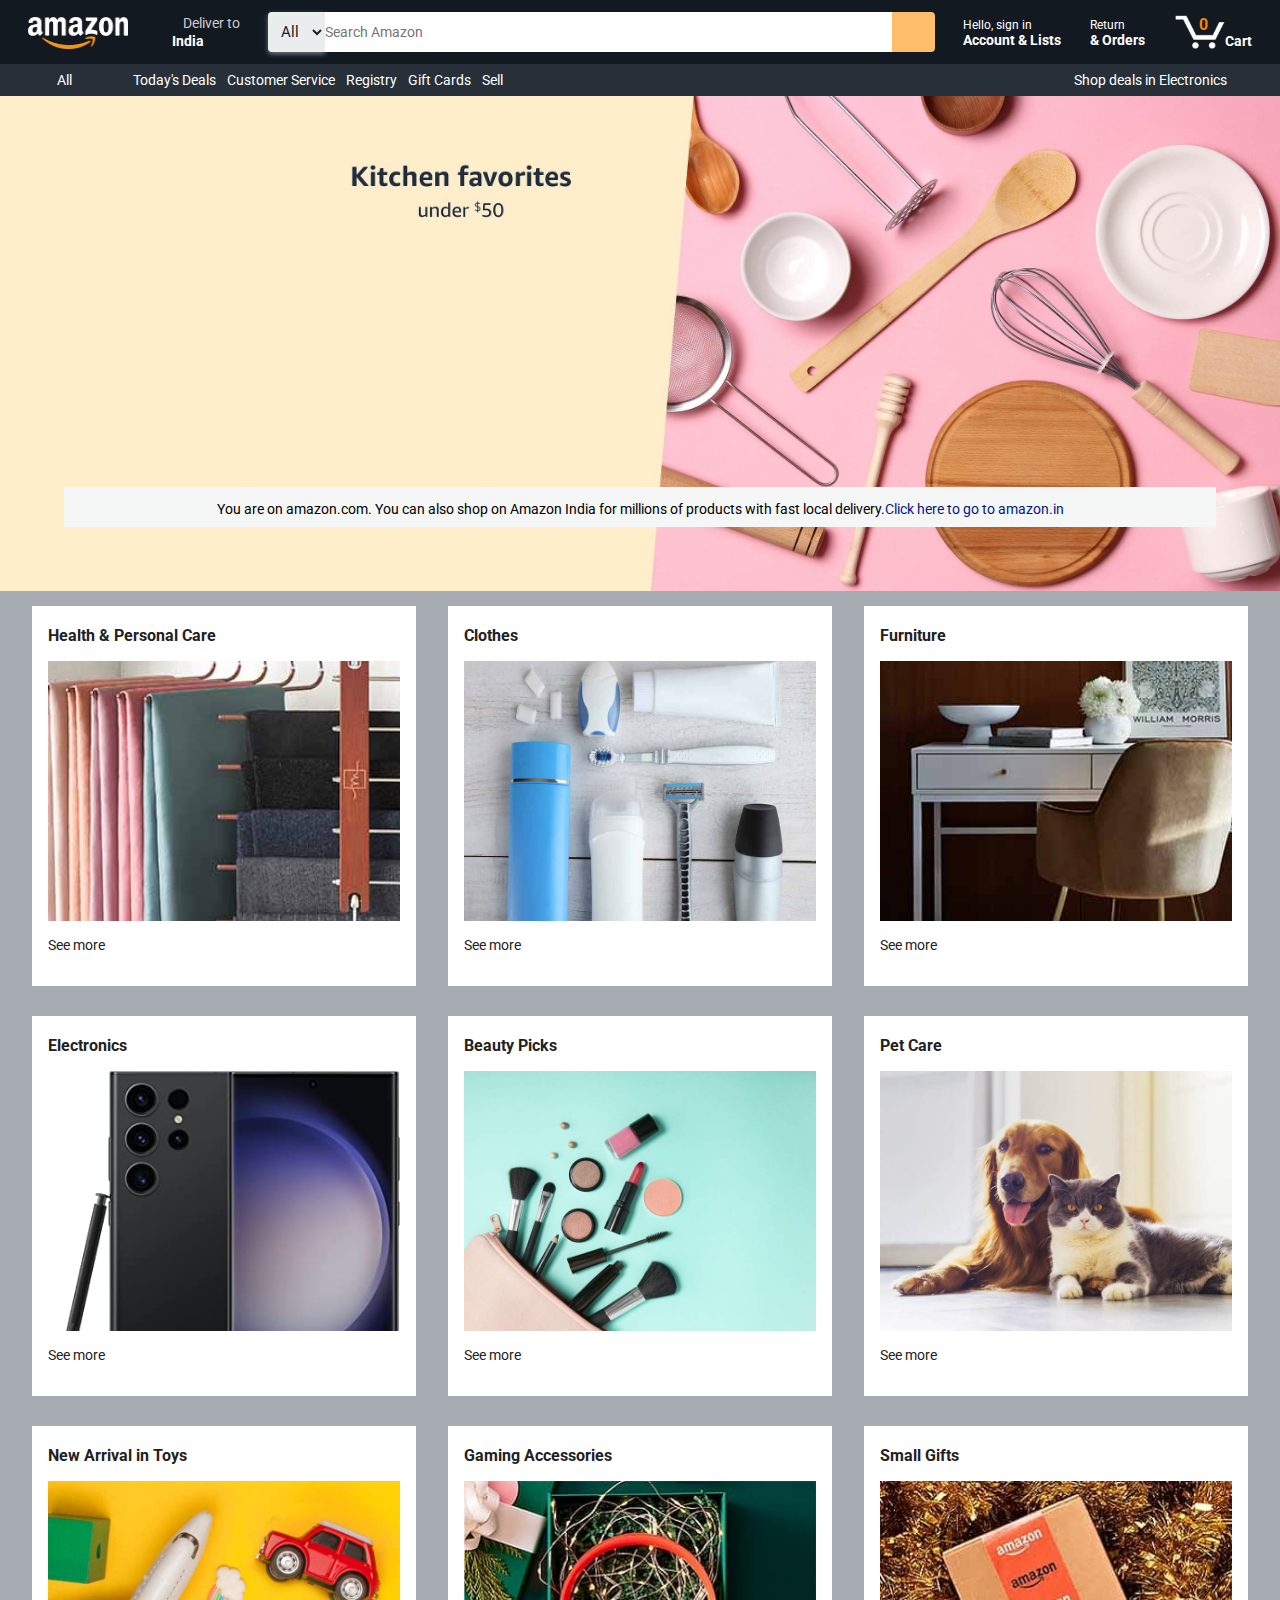
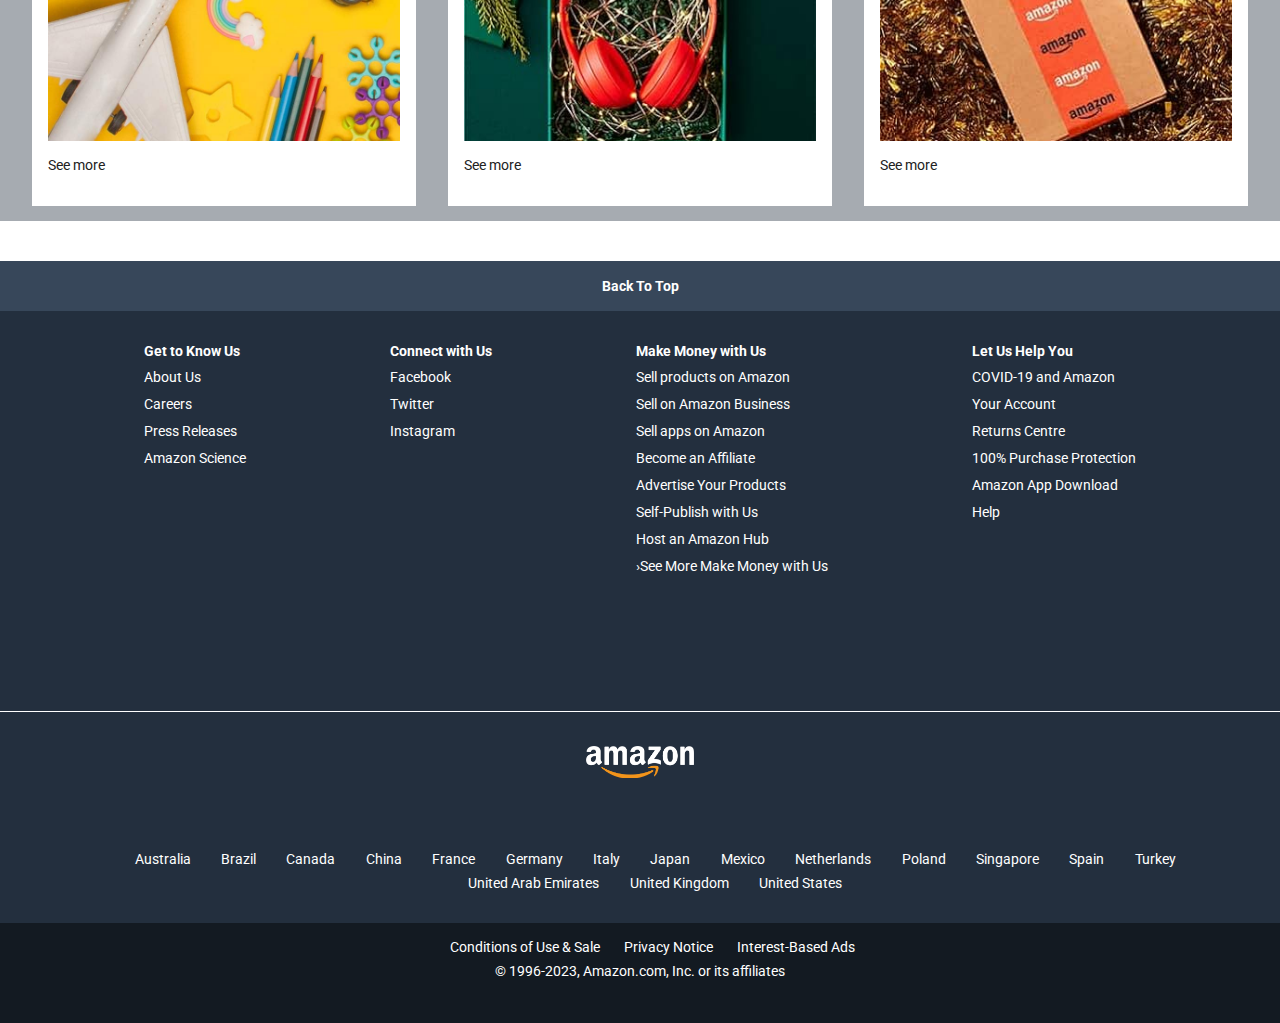
<file: index.html>
<!DOCTYPE html>
<html lang="en">
  <head>
    <meta charset="UTF-8" />
    <meta name="viewport" content="width=device-width, initial-scale=1.0" />
    <link
      rel="stylesheet"
      href="https://cdnjs.cloudflare.com/ajax/libs/font-awesome/6.4.0/css/all.min.css"
      integrity="sha512-iecdLmaskl7CVkqkXNQ/ZH/XLlvWZOJyj7Yy7tcenmpD1ypASozpmT/E0iPtmFIB46ZmdtAc9eNBvH0H/ZpiBw=="
      crossorigin="anonymous"
      referrerpolicy="no-referrer"
    />
    <link rel="preconnect" href="https://fonts.googleapis.com">
    <link rel="preconnect" href="https://fonts.gstatic.com" crossorigin>
    <link href="https://fonts.googleapis.com/css2?family=Roboto:wght@400;500;700&display=swap" rel="stylesheet">

    <link rel="stylesheet" href="./styles/pages/style.css" />
    <link rel="stylesheet" href="./styles/shared/responsive.css">
    <link rel="stylesheet" href="./styles/shared/amazon-header.css">
    <link rel="stylesheet" href="./styles/shared/general.css">
    <link rel="stylesheet" href="./styles/pages/amazon.css">
    <title>Amazon</title>
  </head>
  <body>
    <header>
      <div class="navbar">
        <div class="navbar-logo">
          <div class="logo border">
            <a href="index.html" class="header-link">
              <img src="assests/amazon-logo.png" alt="amazon-logo" class="amazon-logo"/>
              <!-- <span class="logo-location ">.in</span> -->
              <img class="amazon-mobile-logo"
            src="images/amazon-mobile-logo-white.png">
            </a>
          </div>
        </div>
        <div class="nav-address border">
          <p class="section-destination">Deliver to</p>
          <div class="section-icon">
            <i class="fa-solid fa-location-dot" style="color: #fafbfb"></i>
            <p class="section-location">India</p>
          </div>
        </div>
        <div class="nav-search">
          <select name="" id="" class="search-select">
            <option value="">All</option>
          </select>
          <input type="text" placeholder="Search Amazon" class="search-input" />
          <div class="search-icon">
            <i class="fa-solid fa-search"></i>
          </div>
        </div>
        <div class="nav-sign-in user border">
          <p><span>Hello, sign in</span></p>
          <p class="sign account">Account & Lists</p>
        </div>
        <a class="orders-link header-link border" href="./orders.html">
          <div class="nav-return user ">
            <p><span>Return</span></p>
            <p class="return account">& Orders</p>
          </div>
        </a>
        <a class="cart-link header-link" href="./checkout.html">
          <div class="nav-cart cart-link border">
            <img src="./assests/cart-icon.png" alt="cart-icon" />
            <div class="nav-cart-quantity js-cart-quantity">0</div>
            <p class="cart account">Cart</p>
          </div>
        </a>
      </div>
      <div class="panel">
        <div class="panel-all">
          <i class="fa-solid fa-bars"></i>
          <span>All</span>
        </div>
        <div class="panel-ops">
          <a href="items.html" class="link-decoration"><span>Today's Deals</span></a>
          <a href="#" class="link-decoration"><span>Customer Service</span></a>
          <a href="#" class="link-decoration"><span>Registry</span></a>
          <a href="#" class="link-decoration"><span>Gift Cards</span></a>
          <a href="#" class="link-decoration"><span>Sell</span></a>
        </div>
        <div class="panel-deals">
          <span>Shop deals in Electronics</span>
        </div>
      </div>
    </header>
    <div class="hero-section" style="background-image: url(./assests/slider-photo.jpg);">
      <div class="hero-msg">
        You are on amazon.com. You can also shop on Amazon India for millions of
        products with fast local delivery.
        <a href="https://www.amazon.com"> Click here to go to amazon.in</a>
      </div>
    </div>
    <div class="shop-section">
      <div class="box">
        <div class="box-content">
          <h3>Health & Personal Care</h3>
          <div
            class="box-image"
            style="background-image: url(./assests/box1_image.jpg)"
          ></div>
          <p>See more</p>
        </div>
      </div>
      <div class="box">
        <div class="box-content">
          <h3>Clothes</h3>
          <div
            class="box-image"
            style="background-image: url(./assests/box2_image.jpg)"
          ></div>
          <p>See more</p>
        </div>
      </div>
      <div class="box">
        <div class="box-content">
          <h3>Furniture</h3>
          <div
            class="box-image"
            style="background-image: url(./assests/box3_image.jpg)"
          ></div>
          <p>See more</p>
        </div>
      </div>
      <div class="box">
        <div class="box-content">
          <h3>Electronics</h3>
          <div
            class="box-image"
            style="background-image: url(./assests/box4_image.jpg)"
          ></div>
          <p>See more</p>
        </div>
      </div>
      <div class="box">
        <div class="box-content">
          <h3>Beauty Picks</h3>
          <div
            class="box-image"
            style="background-image: url(./assests/box5_image.jpg)"
          ></div>
          <p>See more</p>
        </div>
      </div>
      <div class="box">
        <div class="box-content">
          <h3>Pet Care</h3>
          <div
            class="box-image"
            style="background-image: url(./assests/box6_image.jpg)"
          ></div>
          <p>See more</p>
        </div>
      </div>
      <div class="box">
        <div class="box-content">
          <h3>New Arrival in Toys</h3>
          <div
            class="box-image"
            style="background-image: url(./assests/box7_image.jpg)"
          ></div>
          <p>See more</p>
        </div>
      </div>
      <div class="box">
        <div class="box-content">
          <h3>Gaming Accessories</h3>
          <div
            class="box-image"
            style="background-image: url(./assests/box8_image.jpg)"
          ></div>
          <p>See more</p>
        </div>
      </div>
      <div class="box">
        <div class="box-content">
          <h3>Small Gifts</h3>
          <div
            class="box-image"
            style="background-image: url(./assests/box9_image.jpg)"
          ></div>
          <p>See more</p>
        </div>
      </div>
    </div>

    <footer>
      <div class="foot-panel1">Back To Top</div>
      <div class="foot-panel2">
        <ul>
          <p>Get to Know Us</p>
          <li>About Us</li>
          <li>Careers</li>
          <li>Press Releases</li>
          <li>Amazon Science</li>
        </ul>
        <ul>
          <p>Connect with Us</p>
          <li>Facebook</li>
          <li>Twitter</li>
          <li>Instagram</li>
        </ul>
        <ul>
          <p>Make Money with Us</p>
          <li>Sell products on Amazon</li>
          <li>Sell on Amazon Business</li>
          <li>Sell apps on Amazon</li>
          <li>Become an Affiliate</li>
          <li>Advertise Your Products</li>
          <li>Self-Publish with Us</li>
          <li>Host an Amazon Hub</li>
          <li>›See More Make Money with Us</li>
        </ul>
        <ul>
          <p>Let Us Help You</p>
          <li>COVID-19 and Amazon</li>
          <li>Your Account</li>
          <li>Returns Centre</li>
          <li>100% Purchase Protection</li>
          <li>Amazon App Download</li>
          <li>Help</li>
        </ul>
      </div>
      <div class="foot-panel3">
        <div class="logo-footer" style="background-image: url(./assests/amazon-logo.png);"></div>
      </div>
      <div class="foot-panel3-line">
        <div class="panel-countries">
          <ul>
            <a href="#" class="link-decoration"><li>Australia</li></a>
            <a href="#" class="link-decoration"><li>Brazil</li></a>
            <a href="#" class="link-decoration"><li>Canada</li></a>
            <a href="#" class="link-decoration"><li>China</li></a>
            <a href="#" class="link-decoration"><li>France</li></a>
            <a href="#" class="link-decoration"><li>Germany</li></a>
            <a href="#" class="link-decoration"><li>Italy</li></a>
            <a href="#" class="link-decoration"><li>Japan</li></a>
            <a href="#" class="link-decoration"><li>Mexico</li></a>
            <a href="#" class="link-decoration"><li>Netherlands</li></a>
            <a href="#" class="link-decoration"><li>Poland</li></a>
            <a href="#" class="link-decoration"><li>Singapore</li></a>
            <a href="#" class="link-decoration"><li>Spain</li></a>
            <a href="#" class="link-decoration"><li>Turkey</li></a>
            <a href="#" class="link-decoration"><li>United Arab Emirates</li></a>
            <a href="#" class="link-decoration"><li>United Kingdom</li></a>
            <a href="#" class="link-decoration"><li>United States</li></a>
          </ul>
        </div>
      </div>
      <div class="foot-panel4">
        <div class="pages">
          <a href="#" class="link-decoration">Conditions of Use & Sale</a>
          <a href="#" class="link-decoration">Privacy Notice </a>
          <a href="#" class="link-decoration">Interest-Based Ads</a>
        </div>
        <div class="copyright">
          <p>&copy; 1996-2023, Amazon.com, Inc. or its affiliates</p>
        </div>
      </div>
    </footer>
    <script type="module" src="scripts/amazon.js"></script>
    <script src="./data/cart.js"></script>
    <script src="./data/products.js"></script>
    <script src="./scripts/amazon.js"></script>
  </body>
</html>
</file>
<file: styles/pages/style.css>
* {
  margin: 0;
  padding: 0;
  box-sizing: border-box;
}
body{
  font-size: 14px;
  font-family: Roboto, Arial;
}
.navbar {
  background-color: #131921;
  height: 64px;
  color: white;
  display: flex;
  align-items: center;
  justify-content: space-evenly;


}
header{
  
  position: fixed;
  top: 0;
  left: 0;
  right: 0;
  height: 64px;
  margin-bottom: 8px;
}
.navbar-logo {
  height: 56px;
  width: 108px;
  display: flex;
  align-items: center;
}
.logo img {
  background-size: cover;
  align-items: center;
  height: 32px;
}
.logo {
  display: flex;
}
.logo-location {
  margin-top: 3px;
  font-size: 1.2rem;
}
.border {
  border: 1.5px solid transparent;
}
.border:hover {
  border: 1.5px solid white;
}
.nav-address {
  margin-left: 4px;
}
.section-destination {
  color: #cccccc;
  font-size: 0.85rem;
  margin-left: 15px;
}
.section-icon {
  display: flex;
  align-items: center;
  margin-top: 2px;
}
.section-icon i {
  margin-right: 1px;
}
.section-location {
  font-size: 0.85rem;
  margin-left: 3px;
  font-weight: bold;
}

/* Navigation Bar */

.nav-search {
  display: flex;
  /* justify-content: space-evenly; */
  background-color: #f3f3;
  width: 540px;
  height: 40px;
  border-radius: 4px;
}
 .search-select:hover {
  background-color: #e3e6e6;
} 
.search-select {
  background-color: #eaeded;
  text-align: center;
  width: 60px;
  border-bottom-left-radius: 4px;
  border-bottom-right-radius: 0;
  border-top-left-radius: 4px;
  border-top-right-radius: 0;
  border: none;
}
.search-input {
  width: 90%;
  border: none;
  font-size: 0.85rem;
}
.search-icon {
  width: 45px;
  display: flex;
  justify-content: center;
  align-items: center;
  font-size: 1.2rem;
  color: black;
  border: none;
  background-color: #febd68;
  border-top-right-radius: 4px;
  border-bottom-right-radius: 4px;
}
.search-icon:hover{
  background-color: #feb14d;
}
.user span {
  font-size: 0.75rem;
}
.account {
  font-size: 0.85rem;
  font-weight: 700;
}

/* Navbar Cart */
.nav-cart img {
  width: 50px;
}

.nav-cart-quantity{
  color: rgb(240, 136, 4);
  font-size: 16px;
  font-weight: 700;
  position: absolute;
  top: 0px;
  left: 16px;
  width: 26px;
  text-align: center;
}
.cart-link {
  color: white;
  display: flex;
  align-items: center;
  position: relative;
}


.nav-cart {
  font-size: 0.85rem;
  font-weight: 700;
  display: flex;
  align-items: end;
}

/* Navbar Panel */

.panel {
  display: flex;
  height: 2rem;
  background-color: #273039;
  color: white;
  justify-content: space-evenly;
  align-items: center;
}

.panel-all span{
  margin-left: 4px;
  font-size: 0.85rem;
}
.panel-ops {
  width: 70%;
  align-items: center;
}
.panel-ops span {
  margin-left: 0.5rem;
  display: inline;
  font-size: 0.85rem;
 
}
.panel-deals span {
  font-size: 0.9rem;
}

/** Hero section */
.hero-section {
  height: 368px;
  background-size:cover;
  display: flex;
  justify-content: center;
  align-items: flex-end;
  margin-top: 96px;
  /* background-size:contain; */
  background-repeat:no-repeat;
background-position:center;
width: auto;
}

.hero-msg {
  background: #f5f6f6;
  padding: 14px 10px;
  height: 40px;
  width: 90%;
  color: black;
  display: flex;
  justify-content: center;
  font-size: 0.85rem;
  margin-bottom: 64px;
}
.hero-msg a {
  color: #001785;
  text-decoration: none;
}

/* Shop section */

.shop-section {
    display: flex;
    flex-wrap: wrap;
    background-color: #222f3d67;
    /* height: 1320px; */
    height: auto;
    justify-content: space-evenly;
}
.box {
    height: 380px;
    width: 30%;
    background-color: white;
    padding: 20px 0 15px;
    margin: 15px 0;
}
.box-image {
    height: 260px;
    /* width: 100%; */
    background-size: cover;
    margin: 1rem 0;
}
.box-content{
    margin: 0 1rem;
}



/* footer */

footer{
    margin-top: 2.5rem;
}
.foot-panel1{
    background-color: #37475a;
    height: 50px;
    display: flex;
    justify-content: center;
    align-items: center;
    color: white;
    font-size: .85rem;
    font-weight: bold;
  }
  
  .foot-panel2{
    padding-top: 2rem;
    color: white;
    background-color: 
    #232f3e;
  height: 400px;
  display: flex;
  justify-content: space-evenly;
}

.foot-panel2 ul li{
  list-style: none;
  font-size: .90rem;
  margin-top: 10px;
  
}

.foot-panel2 ul p{
  font-weight: bold;
}

.foot-panel3{
  background-color: #232f3e;
  color: white;
  border-top: .5px solid white;
  height: 100px;
  display: flex;
  justify-content: center;
  align-items: center;
}
.foot-panel3-line{
  background-color: #232f3e;
  color: white;
  font-size: .85rem;
  height: auto;
  
}
.panel-countries{
  margin: 0 5rem;
  padding: 2rem 0;
  display: flex;
  align-items: center;
  justify-content: center;
}
.panel-countries ul{
  display: flex;
  justify-content: center;
  flex-wrap: wrap;
  height: auto;
}

.panel-countries ul li{
  list-style: none;
  margin-left: 1.5rem;
  margin-top: .5rem;
}

.panel-countries ul a{
  margin-left: .4rem;
}

.logo-footer{

  background-size: cover;
  height: 32px;
  width: 108px;
}


.foot-panel4{
  background-color: #131a22;
  height: 100px;
  color: white;
  font-size: .85rem;
}
.pages{
  display: flex;
  justify-content: center;
  align-items: center;
  padding-top: 1rem;

}
.pages a{
  margin-left: 1.5rem;
}

.copyright{
  display: flex;
  justify-content: center;
  align-items: center;
  margin-top: 8px;
}


/* Link styling */

.header-link{
  text-decoration: none;
  color: white;
}

.link-decoration:link {
  text-decoration: none;
}

.link-decoration:visited {
  text-decoration: none;
}

.link-decoration:hover {
  text-decoration: underline;
}

.link-decoration{
  text-decoration: none;
  color: white;
}
</file>
<file: styles/shared/responsive.css>
@media (min-width: 319px) and (max-width: 480px) {
  .panel-countries {
    margin: 0 2rem;
    display: flex;
    align-items: center;
  }
  .panel-countries ul {
    display: flex;
    justify-content: center;
    flex-wrap: wrap;
    height: 180px;
  }
  .nav-sign-in {
    display: none;
  }
  .orders-link {
    display: none;
  }
  .panel * {
    display: none;
  }
  .nav-address {
    display: none;
  }

  .shop-section {
    height: 3806px;
  }
  .foot-panel2 ul:nth-child(3) {
    display: none;
  }
  .foot-panel2 ul:nth-child(4) {
    display: none;
  }
  .foot-panel2 {
    height: 216px;
  }
  .panel-countries {
    height: auto;
  }
}

@media (min-width: 1601px) {
  .nav-search {
    flex-grow: 0.55;
  }
  .shop-section {
    display: flex;
    flex-wrap: wrap;
    background-color: #222f3d67;
    /* justify-content: space-evenly; */
  }
  .hero-section {
    height: 70vh;
  }
}

@media (min-width: 1201px) and (max-width: 1600px) {
  .nav-search {
    flex-grow: 0.4;
  }
  .hero-section {
    height: 55vh;
  }
}
@media (min-width: 481px) and (max-width: 820px) {
  .nav-search {
    flex-grow: 0.25;
    margin: 0 8px;
  }

  .shop-section {
    display: flex;
    flex-wrap: wrap;
  }
  .box {
    height: 380px;
    width: 45%;
    padding: 20px 0 15px;
    margin-top: 25px;
  }
  .hero-section {
    height: 65vh;
  }
  .hero-msg {
    height: auto;
  }
  .foot-panel2 ul:nth-child(3) {
    display: none;
  }

  .nav-sign-in {
    display: none;
  }
  /* .panel-countries {
    height: auto;
  } */
}
@media (min-width: 821px) and (max-width: 1200px) {
  .nav-search {
    flex-grow: 0.15;
    margin: 0 8px;
  }

  .shop-section {
    display: flex;
    flex-wrap: wrap;
    /* height: 1320px; */
    height: auto;
  }
  .box {
    height: 380px;
    width: 30%;
    padding: 20px 0 15px;
    margin-top: 25px;
  }
  .hero-section {
    height: 65vh;
  }
  .hero-msg {
    height: auto;
  }
  .foot-panel2 ul:nth-child(3) {
    display: none;
  }
  .foot-panel2 {
    height: 296px;
  }
  .panel-countries {
    height: auto;
  }
}

@media (min-width: 319px) and (max-width: 480px) {
  .hero-msg {
    display: block;
    height: auto;
  }
  .box {
    width: 100%;
    margin: 8px 16px;
  }
  
}
</file>
<file: styles/shared/amazon-header.css>
.amazon-logo {
  width: 100px;
  margin-top: 5px;
}

.amazon-mobile-logo {
  display: none;
}

@media (max-width: 575px) {
  .amazon-logo {
    display: none;
  }

  .amazon-mobile-logo {
    display: block;
    height: 35px;
    margin-top: 5px;
  }
}
</file>
<file: styles/shared/general.css>
body {
  font-family: Roboto, Arial;
  color: rgb(33, 33, 33);
  /* The <body> element has a default margin of 8px
     on all sides. This removes the default margins. */
  margin: 0;
}

/* <p> elements have a default margin on the top
   and bottom. This removes the default margins. */
p {
  margin: 0;
}

button {
  cursor: pointer;
}

select {
  cursor: pointer;
}

input, select, button {
  font-family: Roboto, Arial;
}

.button-primary {
  color: rgb(33, 33, 33);
  background-color: rgb(255, 216, 20);
  border: 1px solid rgb(252, 210, 0);
  border-radius: 8px;
  cursor: pointer;
  box-shadow: 0 2px 5px rgba(213, 217, 217, 0.5);
}

.button-primary:hover {
  background-color: rgb(247, 202, 0);
  border: 1px solid rgb(242, 194, 0);
}

.button-primary:active {
  background: rgb(255, 216, 20);
  border-color: rgb(252, 210, 0);
  box-shadow: none;
}

.button-secondary {
  color: rgb(33, 33, 33);
  background: white;
  border: 1px solid rgb(213, 217, 217);
  border-radius: 8px;
  cursor: pointer;
  box-shadow: 0 2px 5px rgba(213, 217, 217, 0.5);
}

.button-secondary:hover {
  background-color: rgb(247, 250, 250);
}

.button-secondary:active {
  background-color: rgb(237, 253, 255);
  box-shadow: none;
}

/* These styles will limit text to 2 lines. Anything
   beyond 2 lines will be replaced with "..."
   You can find this code by using an A.I. tool or by
   searching in Google.
   https://css-tricks.com/almanac/properties/l/line-clamp/ */
.limit-text-to-2-lines {
  display: -webkit-box;
  -webkit-line-clamp: 2;
  -webkit-box-orient: vertical;
  overflow: hidden;
}

.link-primary {
  color: rgb(1, 124, 182);
  cursor: pointer;
}

.link-primary:hover {
  color: rgb(196, 80, 0);
}

/* Styles for dropdown selectors. */
select {
  color: rgb(33, 33, 33);
  background-color: rgb(240, 240, 240);
  border: 1px solid rgb(213, 217, 217);
  border-radius: 8px;
  padding: 3px 5px;
  font-size: 15px;
  cursor: pointer;
  box-shadow: 0 2px 5px rgba(213, 217, 217, 0.5);
}

select:focus,
input:focus {
  outline: 2px solid rgb(255, 153, 0);
}
</file>
<file: styles/pages/amazon.css>
.main {
  margin-top: 20px;
} 
.products-grid {
  display: grid;

  /* - In CSS Grid, 1fr means a column will take up the
       remaining space in the grid.
     - If we write 1fr 1fr ... 1fr; 8 times, this will
       divide the grid into 8 columns, each taking up an
       equal amount of the space.
     - repeat(8, 1fr); is a shortcut for repeating "1fr"
       8 times (instead of typing out "1fr" 8 times).
       repeat(...) is a special property that works with
       display: grid; */
  grid-template-columns: repeat(8, 1fr);
}

/* @media is used to create responsive design (making the
   website look good on any screen size). This @media
   means when the screen width is 2000px or less, we
   will divide the grid into 7 columns instead of 8. */
@media (max-width: 2000px) {
  .products-grid {
    grid-template-columns: repeat(7, 1fr);
  }
}

/* This @media means when the screen width is 1600px or
   less, we will divide the grid into 6 columns. */
@media (max-width: 1600px) {
  .products-grid {
    grid-template-columns: repeat(6, 1fr);
  }
}

@media (max-width: 1300px) {
  .products-grid {
    grid-template-columns: repeat(5, 1fr);
  }
}

@media (max-width: 1000px) {
  .products-grid {
    grid-template-columns: repeat(4, 1fr);
  }
}

@media (max-width: 800px) {
  .products-grid {
    grid-template-columns: repeat(3, 1fr);
  }
}

@media (max-width: 575px) {
  .products-grid {
    grid-template-columns: repeat(2, 1fr);
  }
}

@media (max-width: 450px) {
  .products-grid {
    grid-template-columns: 1fr;
  }
}

.product-container {
  padding-top: 40px;
  padding-bottom: 25px;
  padding-left: 25px;
  padding-right: 25px;

  border-right: 1px solid rgb(231, 231, 231);
  border-bottom: 1px solid rgb(231, 231, 231);

  display: flex;
  flex-direction: column;
}

.product-image-container {
  display: flex;
  justify-content: center;
  align-items: center;

  height: 180px;
  margin-bottom: 20px;
}

.product-image {
  /* Images will overflow their container by default. To
    prevent this, we set max-width and max-height to 100%
    so they stay inside their container. */
  max-width: 100%;
  max-height: 100%;
}

.product-name {
  height: 40px;
  margin-bottom: 5px;
}

.product-rating-container {
  display: flex;
  align-items: center;
  margin-bottom: 10px;
}

.product-rating-stars {
  width: 100px;
  margin-right: 6px;
}

.product-rating-count {
  color: rgb(1, 124, 182);
  cursor: pointer;
  margin-top: 3px;
}

.product-price {
  font-weight: 700;
  margin-bottom: 10px;
}

.product-quantity-container {
  margin-bottom: 17px;
}

.product-spacer {
  flex: 1;
}

.added-to-cart {
  color: rgb(6, 125, 98);
  font-size: 16px;

  display: flex;
  align-items: center;
  margin-bottom: 8px;

  /* At first, the "Added to cart" message will
     be invisible. Use JavaScript to change the
     opacity and make it visible. */
  opacity: 0;
}

.added-to-cart img {
  height: 20px;
  margin-right: 5px;
}

.add-to-cart-button {
  width: 100%;
  padding: 8px;
  border-radius: 50px;
}
</file>
